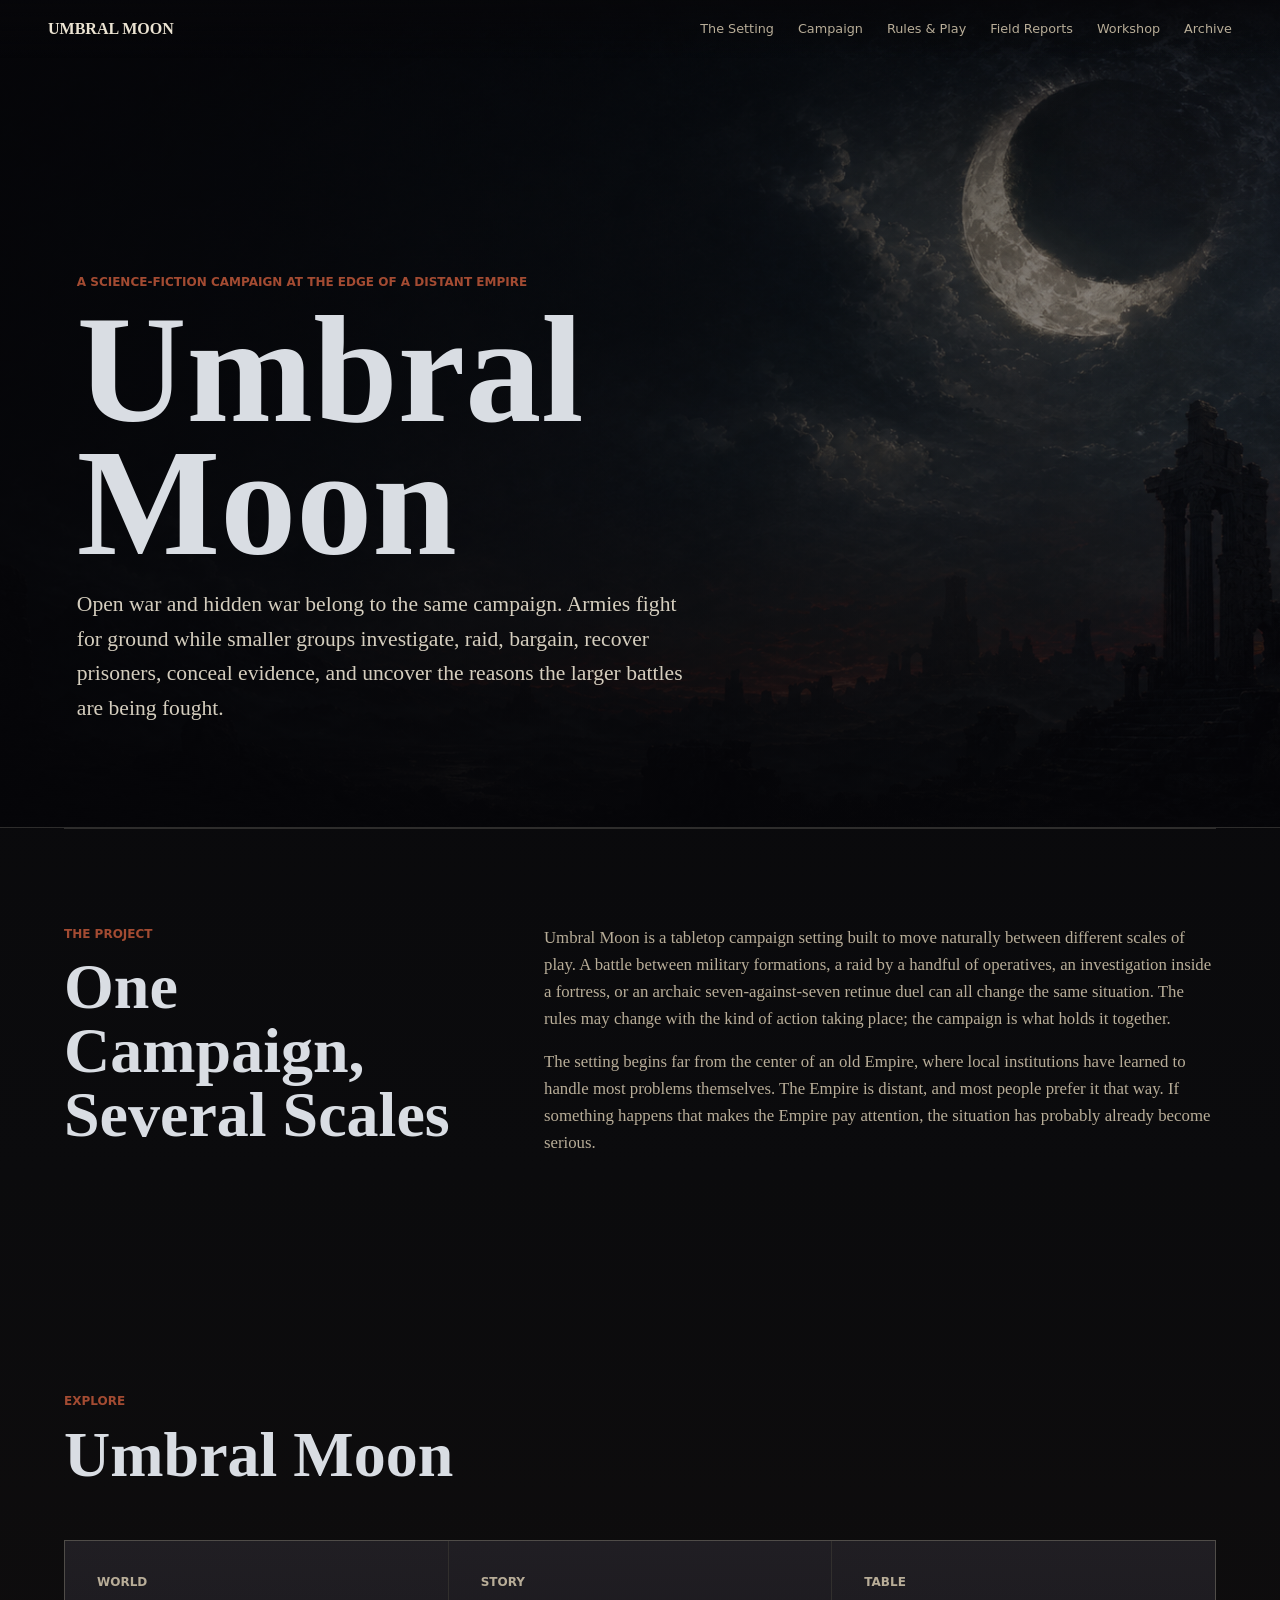
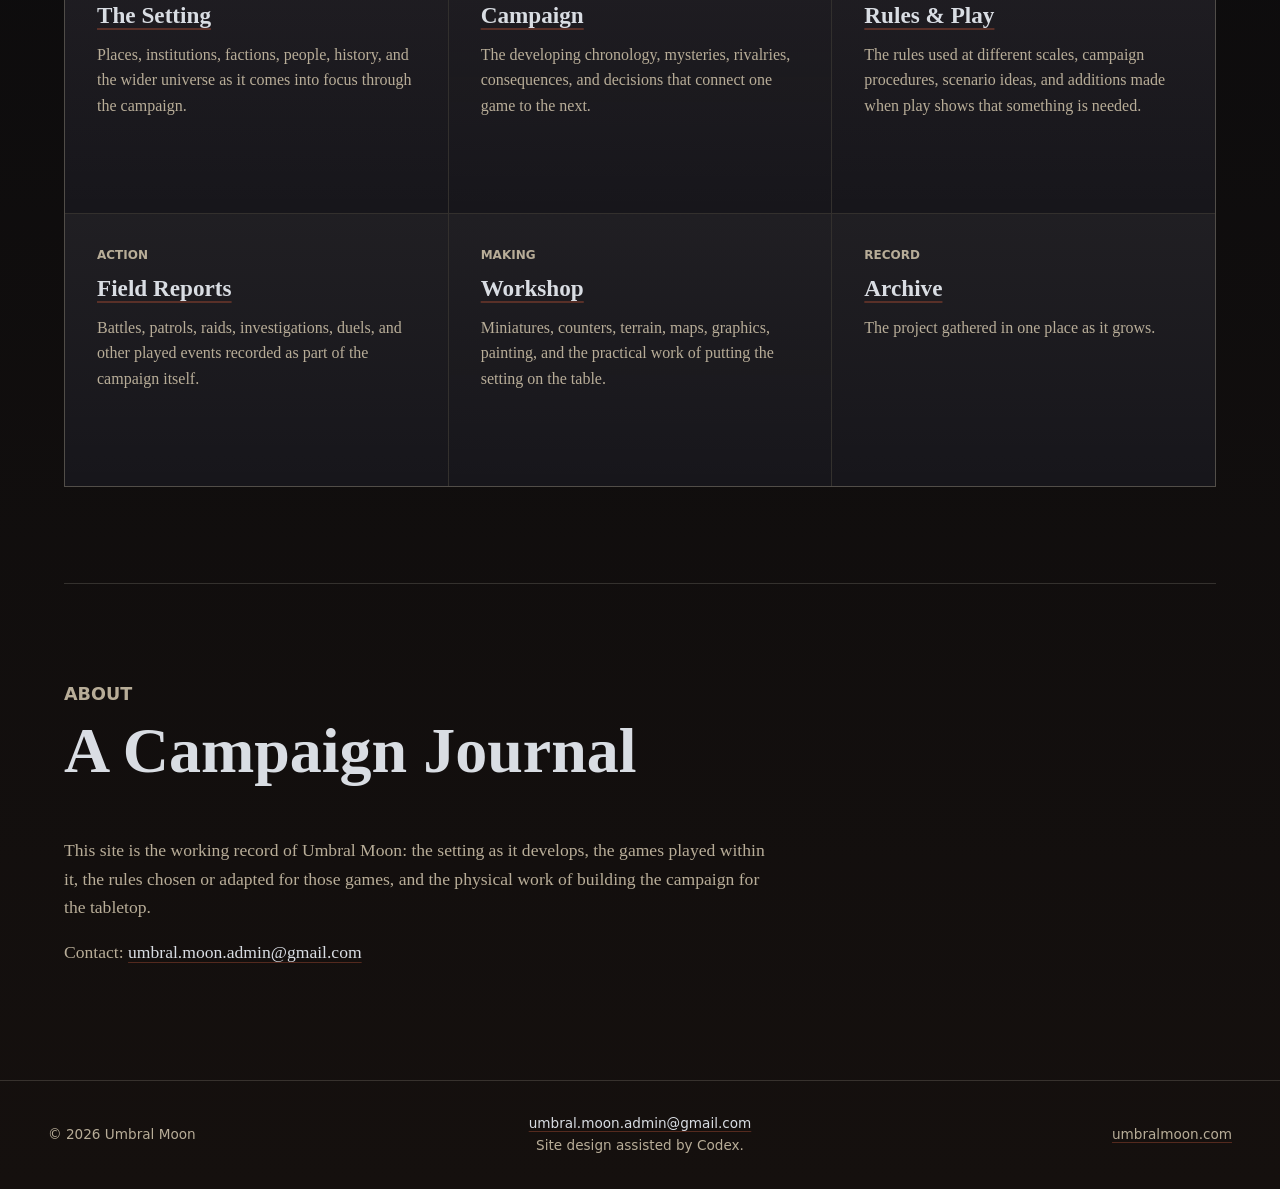
<file: index.html>
<!doctype html>
<html lang="en">
  <head>
    <meta charset="utf-8">
    <meta name="viewport" content="width=device-width, initial-scale=1">
    <meta name="description" content="Umbral Moon is a science-fiction tabletop campaign project combining open warfare, small-unit actions, investigation, politics, and worldbuilding.">
    <title>Umbral Moon</title>
    <link rel="stylesheet" href="styles.css">
  </head>
  <body>
    <header class="site-header" aria-label="Site header">
      <a class="brand" href="index.html">Umbral Moon</a>
      <nav class="nav" aria-label="Primary navigation">
        <a href="archive.html#setting">The Setting</a>
        <a href="archive.html#campaign">Campaign</a>
        <a href="archive.html#rules-play">Rules &amp; Play</a>
        <a href="archive.html#field-reports">Field Reports</a>
        <a href="archive.html#workshop">Workshop</a>
        <a href="archive.html">Archive</a>
      </nav>
    </header>

    <main>
      <section class="hero" aria-label="Umbral Moon introduction">
        <div class="hero__image" role="img" aria-label="A pale moon above distant ruins and a campaign-like horizon."></div>
        <div class="hero__shade"></div>
        <div class="hero__content">
          <p class="kicker">A science-fiction campaign at the edge of a distant empire</p>
          <h1>Umbral Moon</h1>
          <p class="lede">
            Open war and hidden war belong to the same campaign. Armies fight for ground while smaller groups investigate, raid, bargain, recover prisoners, conceal evidence, and uncover the reasons the larger battles are being fought.
          </p>
        </div>
      </section>

      <section class="section split" id="project" aria-labelledby="project-title">
        <div>
          <p class="eyebrow">The Project</p>
          <h2 id="project-title">One Campaign, Several Scales</h2>
        </div>
        <div class="copy">
          <p>
            Umbral Moon is a tabletop campaign setting built to move naturally between different scales of play. A battle between military formations, a raid by a handful of operatives, an investigation inside a fortress, or an archaic seven-against-seven retinue duel can all change the same situation. The rules may change with the kind of action taking place; the campaign is what holds it together.
          </p>
          <p>
            The setting begins far from the center of an old Empire, where local institutions have learned to handle most problems themselves. The Empire is distant, and most people prefer it that way. If something happens that makes the Empire pay attention, the situation has probably already become serious.
          </p>
        </div>
      </section>

      <section class="section" aria-labelledby="sections-title">
        <div class="section__header">
          <p class="eyebrow">Explore</p>
          <h2 id="sections-title">Umbral Moon</h2>
        </div>

        <div class="post-grid">
          <article class="post-card">
            <p class="post-card__meta">World</p>
            <h3><a href="archive.html#setting">The Setting</a></h3>
            <p>Places, institutions, factions, people, history, and the wider universe as it comes into focus through the campaign.</p>
          </article>

          <article class="post-card">
            <p class="post-card__meta">Story</p>
            <h3><a href="archive.html#campaign">Campaign</a></h3>
            <p>The developing chronology, mysteries, rivalries, consequences, and decisions that connect one game to the next.</p>
          </article>

          <article class="post-card">
            <p class="post-card__meta">Table</p>
            <h3><a href="archive.html#rules-play">Rules &amp; Play</a></h3>
            <p>The rules used at different scales, campaign procedures, scenario ideas, and additions made when play shows that something is needed.</p>
          </article>

          <article class="post-card">
            <p class="post-card__meta">Action</p>
            <h3><a href="archive.html#field-reports">Field Reports</a></h3>
            <p>Battles, patrols, raids, investigations, duels, and other played events recorded as part of the campaign itself.</p>
          </article>

          <article class="post-card">
            <p class="post-card__meta">Making</p>
            <h3><a href="archive.html#workshop">Workshop</a></h3>
            <p>Miniatures, counters, terrain, maps, graphics, painting, and the practical work of putting the setting on the table.</p>
          </article>

          <article class="post-card">
            <p class="post-card__meta">Record</p>
            <h3><a href="archive.html">Archive</a></h3>
            <p>The project gathered in one place as it grows.</p>
          </article>
        </div>
      </section>

      <section class="section about" id="about" aria-labelledby="about-title">
        <p class="eyebrow">About</p>
        <h2 id="about-title">A Campaign Journal</h2>
        <p>
          This site is the working record of Umbral Moon: the setting as it develops, the games played within it, the rules chosen or adapted for those games, and the physical work of building the campaign for the tabletop.
        </p>
        <p>
          Contact: <a href="mailto:umbral.moon.admin@gmail.com">umbral.moon.admin@gmail.com</a>
        </p>
      </section>
    </main>

    <footer class="site-footer">
      <p>&copy; 2026 Umbral Moon</p>
      <div class="site-footer__center">
        <a class="site-contact" href="mailto:umbral.moon.admin@gmail.com">umbral.moon.admin@gmail.com</a>
        <p class="site-credit">Site design assisted by Codex.</p>
      </div>
      <a href="https://umbralmoon.com">umbralmoon.com</a>
    </footer>
  </body>
</html>
</file>
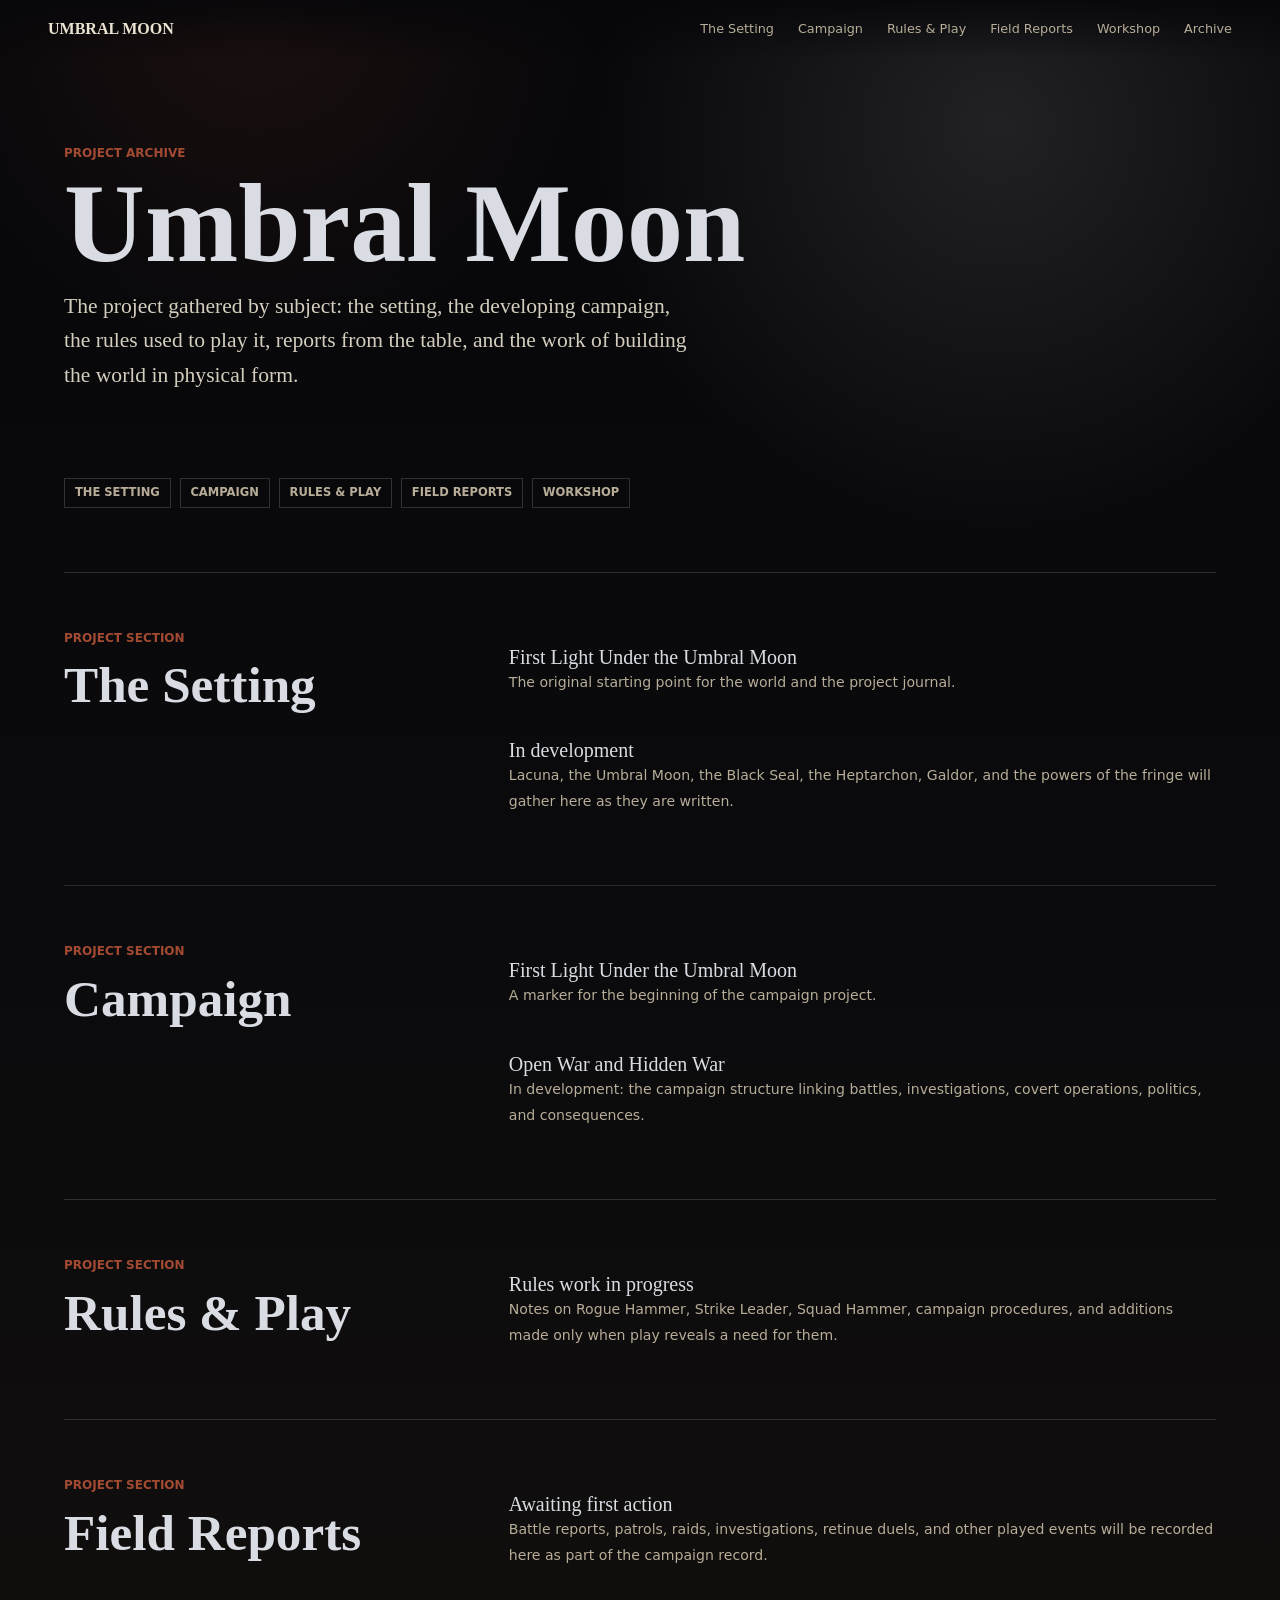
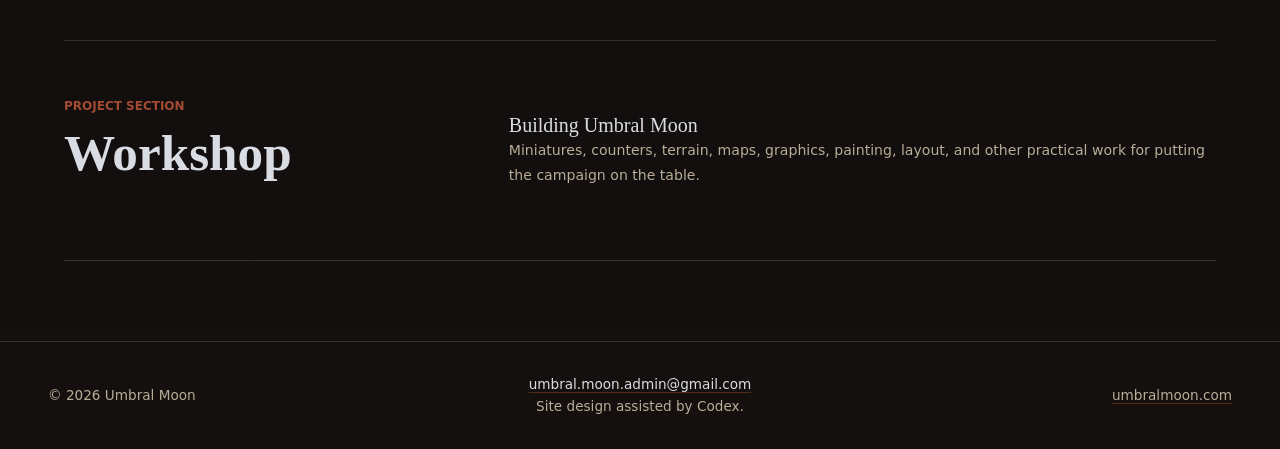
<file: archive.html>
<!doctype html>
<html lang="en">
  <head>
    <meta charset="utf-8">
    <meta name="viewport" content="width=device-width, initial-scale=1">
    <meta name="description" content="Browse the Umbral Moon project by setting, campaign, rules and play, field reports, and workshop notes.">
    <title>Archive | Umbral Moon</title>
    <link rel="stylesheet" href="styles.css">
  </head>
  <body class="archive-page">
    <header class="site-header" aria-label="Site header">
      <a class="brand" href="index.html">Umbral Moon</a>
      <nav class="nav" aria-label="Primary navigation">
        <a href="#setting">The Setting</a>
        <a href="#campaign">Campaign</a>
        <a href="#rules-play">Rules &amp; Play</a>
        <a href="#field-reports">Field Reports</a>
        <a href="#workshop">Workshop</a>
        <a href="archive.html">Archive</a>
      </nav>
    </header>

    <main class="archive-shell">
      <section class="archive-intro" aria-labelledby="archive-title">
        <p class="kicker">Project Archive</p>
        <h1 id="archive-title">Umbral Moon</h1>
        <p class="lede">
          The project gathered by subject: the setting, the developing campaign, the rules used to play it, reports from the table, and the work of building the world in physical form.
        </p>
      </section>

      <section class="topic-index" aria-label="Project sections">
        <a href="#setting">The Setting</a>
        <a href="#campaign">Campaign</a>
        <a href="#rules-play">Rules &amp; Play</a>
        <a href="#field-reports">Field Reports</a>
        <a href="#workshop">Workshop</a>
      </section>

      <section class="archive-list" aria-label="Posts by project section">
        <article class="topic-block" id="setting">
          <div>
            <p class="eyebrow">Project Section</p>
            <h2>The Setting</h2>
          </div>
          <div class="archive-items">
            <a class="archive-item" href="posts/first-light.html">
              <span>First Light Under the Umbral Moon</span>
              <small>The original starting point for the world and the project journal.</small>
            </a>
            <div class="archive-item archive-item--note">
              <span>In development</span>
              <small>Lacuna, the Umbral Moon, the Black Seal, the Heptarchon, Galdor, and the powers of the fringe will gather here as they are written.</small>
            </div>
          </div>
        </article>

        <article class="topic-block" id="campaign">
          <div>
            <p class="eyebrow">Project Section</p>
            <h2>Campaign</h2>
          </div>
          <div class="archive-items">
            <a class="archive-item" href="posts/first-light.html">
              <span>First Light Under the Umbral Moon</span>
              <small>A marker for the beginning of the campaign project.</small>
            </a>
            <div class="archive-item archive-item--note">
              <span>Open War and Hidden War</span>
              <small>In development: the campaign structure linking battles, investigations, covert operations, politics, and consequences.</small>
            </div>
          </div>
        </article>

        <article class="topic-block" id="rules-play">
          <div>
            <p class="eyebrow">Project Section</p>
            <h2>Rules &amp; Play</h2>
          </div>
          <div class="archive-items">
            <div class="archive-item archive-item--note">
              <span>Rules work in progress</span>
              <small>Notes on Rogue Hammer, Strike Leader, Squad Hammer, campaign procedures, and additions made only when play reveals a need for them.</small>
            </div>
          </div>
        </article>

        <article class="topic-block" id="field-reports">
          <div>
            <p class="eyebrow">Project Section</p>
            <h2>Field Reports</h2>
          </div>
          <div class="archive-items">
            <div class="archive-item archive-item--note">
              <span>Awaiting first action</span>
              <small>Battle reports, patrols, raids, investigations, retinue duels, and other played events will be recorded here as part of the campaign record.</small>
            </div>
          </div>
        </article>

        <article class="topic-block" id="workshop">
          <div>
            <p class="eyebrow">Project Section</p>
            <h2>Workshop</h2>
          </div>
          <div class="archive-items">
            <div class="archive-item archive-item--note">
              <span>Building Umbral Moon</span>
              <small>Miniatures, counters, terrain, maps, graphics, painting, layout, and other practical work for putting the campaign on the table.</small>
            </div>
          </div>
        </article>
      </section>
    </main>

    <footer class="site-footer">
      <p>&copy; 2026 Umbral Moon</p>
      <div class="site-footer__center">
        <a class="site-contact" href="mailto:umbral.moon.admin@gmail.com">umbral.moon.admin@gmail.com</a>
        <p class="site-credit">Site design assisted by Codex.</p>
      </div>
      <a href="https://umbralmoon.com">umbralmoon.com</a>
    </footer>
  </body>
</html>
</file>
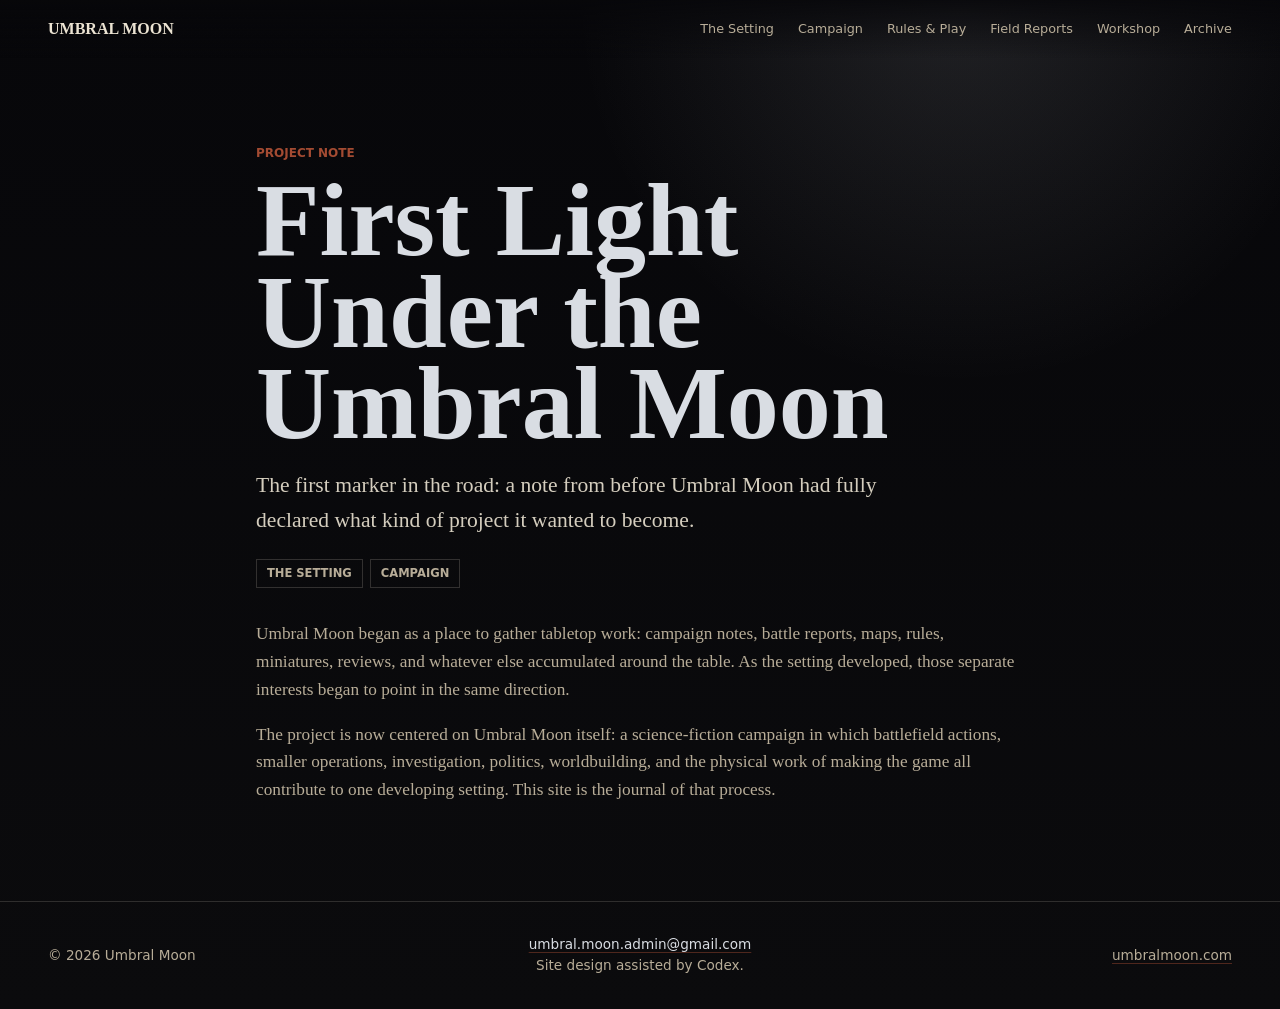
<file: posts/first-light.html>
<!doctype html>
<html lang="en">
  <head>
    <meta charset="utf-8">
    <meta name="viewport" content="width=device-width, initial-scale=1">
    <meta name="description" content="The first design note for the Umbral Moon campaign project.">
    <title>First Light Under the Umbral Moon</title>
    <link rel="stylesheet" href="../styles.css">
  </head>
  <body class="post-page">
    <header class="site-header" aria-label="Site header">
      <a class="brand" href="../index.html">Umbral Moon</a>
      <nav class="nav" aria-label="Primary navigation">
        <a href="../archive.html#setting">The Setting</a>
        <a href="../archive.html#campaign">Campaign</a>
        <a href="../archive.html#rules-play">Rules &amp; Play</a>
        <a href="../archive.html#field-reports">Field Reports</a>
        <a href="../archive.html#workshop">Workshop</a>
        <a href="../archive.html">Archive</a>
      </nav>
    </header>

    <main class="article-shell">
      <article class="article">
        <p class="kicker">Project Note</p>
        <h1>First Light Under the Umbral Moon</h1>
        <p class="lede">
          The first marker in the road: a note from before Umbral Moon had fully declared what kind of project it wanted to become.
        </p>
        <div class="tag-list article-tags" aria-label="Categories">
          <a href="../archive.html#setting">The Setting</a>
          <a href="../archive.html#campaign">Campaign</a>
        </div>
        <p>
          Umbral Moon began as a place to gather tabletop work: campaign notes, battle reports, maps, rules, miniatures, reviews, and whatever else accumulated around the table. As the setting developed, those separate interests began to point in the same direction.
        </p>
        <p>
          The project is now centered on Umbral Moon itself: a science-fiction campaign in which battlefield actions, smaller operations, investigation, politics, worldbuilding, and the physical work of making the game all contribute to one developing setting. This site is the journal of that process.
        </p>
      </article>
    </main>

    <footer class="site-footer">
      <p>&copy; 2026 Umbral Moon</p>
      <div class="site-footer__center">
        <a class="site-contact" href="mailto:umbral.moon.admin@gmail.com">umbral.moon.admin@gmail.com</a>
        <p class="site-credit">Site design assisted by Codex.</p>
      </div>
      <a href="https://umbralmoon.com">umbralmoon.com</a>
    </footer>
  </body>
</html>
</file>
<file: styles.css>
:root {
  --ink: #0b0b0d;
  --night: #121118;
  --stone: #2b2930;
  --bone: #ebe3d2;
  --muted: #b8ad98;
  --ember: #a34b32;
  --silver: #d9dde3;
  --line: rgba(235, 227, 210, 0.16);
  --panel: rgba(18, 17, 24, 0.82);
}

* {
  box-sizing: border-box;
}

html {
  scroll-behavior: smooth;
}

body {
  margin: 0;
  color: var(--bone);
  background:
    radial-gradient(circle at 50% -20%, rgba(217, 221, 227, 0.1), transparent 34rem),
    linear-gradient(180deg, #07070a 0%, var(--ink) 42%, #15100e 100%);
  font-family: Georgia, "Times New Roman", serif;
  line-height: 1.6;
}

a {
  color: inherit;
}

.site-header {
  position: fixed;
  top: 0;
  left: 0;
  z-index: 5;
  display: flex;
  width: 100%;
  align-items: center;
  justify-content: space-between;
  gap: 1rem;
  padding: 1rem clamp(1rem, 4vw, 3rem);
  background: linear-gradient(180deg, rgba(7, 7, 10, 0.86), rgba(7, 7, 10, 0));
}

.brand {
  font-size: 1rem;
  font-weight: 700;
  letter-spacing: 0;
  text-decoration: none;
  text-transform: uppercase;
}

.nav {
  display: flex;
  gap: clamp(0.75rem, 3vw, 1.5rem);
  font-family: Inter, ui-sans-serif, system-ui, sans-serif;
  font-size: 0.8rem;
}

.nav a {
  color: var(--muted);
  text-decoration: none;
}

.nav a:hover {
  color: var(--silver);
}

.hero {
  position: relative;
  min-height: 92vh;
  display: grid;
  align-items: end;
  overflow: hidden;
  border-bottom: 1px solid var(--line);
}

.hero__image,
.hero__shade {
  position: absolute;
  inset: 0;
}

.hero__image {
  background-image: url("assets/images/umbral-moon-hero.png");
  background-position: center;
  background-size: cover;
  transform: scale(1.02);
}

.hero__shade {
  background:
    linear-gradient(90deg, rgba(5, 5, 8, 0.88) 0%, rgba(5, 5, 8, 0.54) 42%, rgba(5, 5, 8, 0.18) 100%),
    linear-gradient(180deg, rgba(5, 5, 8, 0.15) 0%, rgba(5, 5, 8, 0.28) 58%, rgba(5, 5, 8, 0.94) 100%);
}

.hero__content {
  position: relative;
  width: min(48rem, 100%);
  padding: 8rem clamp(1.25rem, 6vw, 5rem) 5rem;
}

.kicker,
.eyebrow,
.post-card__meta {
  margin: 0 0 0.7rem;
  color: var(--ember);
  font-family: Inter, ui-sans-serif, system-ui, sans-serif;
  font-size: 0.75rem;
  font-weight: 700;
  text-transform: uppercase;
}

h1,
h2,
h3,
p {
  margin-top: 0;
}

h1 {
  margin-bottom: 1rem;
  color: var(--silver);
  font-size: clamp(3.5rem, 13vw, 9.5rem);
  line-height: 0.88;
  font-weight: 700;
}

.lede {
  max-width: 39rem;
  color: rgba(235, 227, 210, 0.9);
  font-size: clamp(1.05rem, 2vw, 1.35rem);
}

.section {
  width: min(72rem, calc(100% - 2rem));
  margin: 0 auto;
  padding: clamp(3rem, 8vw, 6rem) 0;
}

.section__header {
  margin-bottom: 1.5rem;
}

h2 {
  color: var(--silver);
  font-size: clamp(2rem, 5vw, 4rem);
  line-height: 1;
}

.post-grid {
  display: grid;
  grid-template-columns: repeat(3, minmax(0, 1fr));
  gap: 1px;
  overflow: hidden;
  border: 1px solid var(--line);
  background: var(--line);
}

.post-card {
  min-height: 17rem;
  padding: clamp(1.25rem, 3vw, 2rem);
  background:
    linear-gradient(180deg, rgba(235, 227, 210, 0.045), rgba(235, 227, 210, 0)),
    var(--panel);
}

.post-card h3 {
  margin-bottom: 0.8rem;
  color: var(--silver);
  font-size: 1.45rem;
  line-height: 1.1;
}

.post-card h3 a {
  text-decoration-color: rgba(163, 75, 50, 0.45);
  text-underline-offset: 0.2em;
}

.post-card p {
  color: var(--muted);
}

.tag-list {
  display: flex;
  flex-wrap: wrap;
  gap: 0.45rem;
  margin-top: 1.35rem;
}

.tag-list a,
.topic-index a {
  border: 1px solid rgba(235, 227, 210, 0.18);
  color: var(--muted);
  font-family: Inter, ui-sans-serif, system-ui, sans-serif;
  font-size: 0.72rem;
  font-weight: 700;
  line-height: 1;
  padding: 0.5rem 0.62rem;
  text-decoration: none;
  text-transform: uppercase;
}

.tag-list a:hover,
.topic-index a:hover {
  border-color: rgba(163, 75, 50, 0.7);
  color: var(--silver);
}

.split {
  display: grid;
  grid-template-columns: minmax(12rem, 0.75fr) minmax(0, 1.25fr);
  gap: clamp(2rem, 6vw, 5rem);
  border-top: 1px solid var(--line);
}

.copy {
  color: var(--muted);
  font-size: 1.05rem;
}

.about {
  border-top: 1px solid var(--line);
}

.about p {
  max-width: 44rem;
  color: var(--muted);
  font-size: 1.1rem;
}

.about a {
  color: var(--silver);
  text-decoration-color: rgba(163, 75, 50, 0.45);
  text-underline-offset: 0.2em;
}

.site-footer {
  display: grid;
  grid-template-columns: minmax(10rem, 1fr) minmax(16rem, 1.3fr) minmax(10rem, 1fr);
  align-items: center;
  gap: 1rem;
  padding: 2rem clamp(1rem, 4vw, 3rem);
  border-top: 1px solid var(--line);
  color: var(--muted);
  font-family: Inter, ui-sans-serif, system-ui, sans-serif;
  font-size: 0.85rem;
}

.site-footer p {
  margin: 0;
}

.site-footer__center {
  text-align: center;
}

.site-credit {
  margin-top: 0.2rem;
}

.site-contact {
  color: var(--silver);
}

.site-footer a {
  text-decoration-color: rgba(163, 75, 50, 0.45);
  text-underline-offset: 0.2em;
}

.site-footer > a:last-child {
  justify-self: end;
}

.post-page {
  background:
    radial-gradient(circle at 75% 0%, rgba(217, 221, 227, 0.12), transparent 24rem),
    linear-gradient(180deg, #07070a 0%, var(--ink) 100%);
}

.article-shell {
  width: min(48rem, calc(100% - 2rem));
  margin: 0 auto;
  padding: 9rem 0 5rem;
}

.article h1 {
  margin-bottom: 1.2rem;
  font-size: clamp(3rem, 9vw, 6.5rem);
}

.article p:not(.kicker):not(.lede) {
  color: var(--muted);
  font-size: 1.08rem;
}

.article-tags {
  margin: 0 0 2rem;
}

.archive-page {
  background:
    radial-gradient(circle at 20% 0%, rgba(163, 75, 50, 0.13), transparent 22rem),
    radial-gradient(circle at 78% 6%, rgba(217, 221, 227, 0.12), transparent 26rem),
    linear-gradient(180deg, #07070a 0%, var(--ink) 48%, #15100e 100%);
}

.archive-shell {
  width: min(72rem, calc(100% - 2rem));
  margin: 0 auto;
  padding: 9rem 0 5rem;
}

.archive-intro {
  max-width: 54rem;
  padding-bottom: clamp(2rem, 6vw, 4rem);
}

.archive-intro h1 {
  font-size: clamp(3rem, 9vw, 7rem);
}

.topic-index {
  display: flex;
  flex-wrap: wrap;
  gap: 0.55rem;
  padding-bottom: clamp(2.5rem, 6vw, 4rem);
}

.archive-list {
  border-top: 1px solid var(--line);
}

.topic-block {
  display: grid;
  grid-template-columns: minmax(12rem, 0.7fr) minmax(0, 1.3fr);
  gap: clamp(1.5rem, 5vw, 4rem);
  padding: clamp(2rem, 5vw, 3.5rem) 0;
  border-bottom: 1px solid var(--line);
  scroll-margin-top: 5rem;
}

.topic-block h2 {
  margin-bottom: 0;
  font-size: clamp(1.8rem, 4vw, 3.25rem);
}

.archive-items {
  display: grid;
  gap: 0.75rem;
}

.archive-item {
  display: block;
  padding: 1rem 0;
  color: var(--silver);
  text-decoration: none;
}

.archive-item span {
  display: block;
  font-size: 1.25rem;
  line-height: 1.2;
}

.archive-item small,
.empty-topic p {
  color: var(--muted);
  font-family: Inter, ui-sans-serif, system-ui, sans-serif;
  font-size: 0.88rem;
}

.archive-item:hover span {
  color: var(--ember);
}

@media (max-width: 760px) {
  .site-header {
    position: absolute;
    align-items: flex-start;
  }

  .nav {
    flex-wrap: wrap;
    justify-content: flex-end;
  }

  .hero {
    min-height: 88vh;
  }

  .hero__shade {
    background:
      linear-gradient(180deg, rgba(5, 5, 8, 0.24) 0%, rgba(5, 5, 8, 0.54) 42%, rgba(5, 5, 8, 0.96) 100%);
  }

  .hero__content {
    padding-bottom: 3rem;
  }

  .post-grid,
  .split,
  .topic-block {
    grid-template-columns: 1fr;
  }

  .post-card {
    min-height: auto;
  }

  .site-footer {
    display: block;
  }

  .site-footer__center,
  .site-footer a {
    display: block;
    margin-top: 0.45rem;
    text-align: left;
  }
}
</file>
